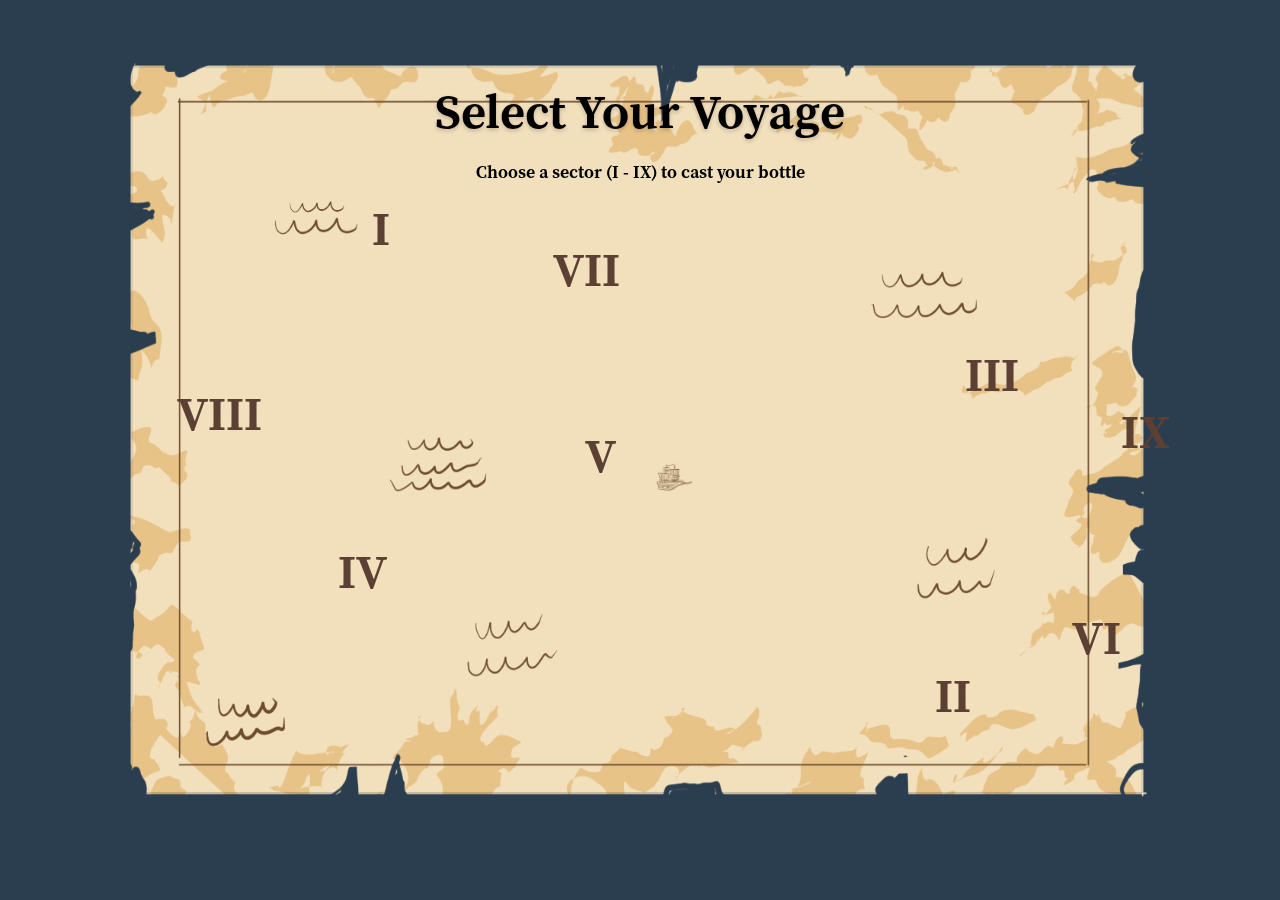
<file: sans/index.html>
<!DOCTYPE html>
<html lang="en">
<head>
    <meta charset="UTF-8">
    <meta name="viewport" content="width=device-width, initial-scale=1.0, maximum-scale=1.0, user-scalable=no">
    <title>Drift Bottle World</title>
    <link rel="stylesheet" href="style.css">
</head>
<body>
    <script>
        if (window.location.search.includes('mode=ocean')) {
            document.documentElement.style.background = '#89f7fe'; // Prevent white flash
        }
    </script>

    <div id="mapLayer">
        <header style="position: absolute; top: 20px; width: 100%; z-index: 10;">
            <h1 style = "margin-top: 5%;">Select Your Voyage</h1>
            <p>Choose a sector (I - IX) to cast your bottle</p>
        </header>

        <div class="map-container">
            <img src="assets/ship.png" id="playerShip" class="ship-icon" alt="Ship">
            </div>
    </div>

    <div id="oceanLayer" style="display: none; opacity: 0;">
        <header>
            <h1 style="margin-top: 0px;">Drift Bottle Ocean</h1>
            <p>Click a bottle to read a message, or cast your own.</p>
            <p id="oceanSubtitle">Floating thoughts from this region...</p>
            <button id="addBtn" class="fab">Add your own drifting bottle</button>
            <button onclick="backToMap()" class="btn-secondary" style="margin-top:10px;">Return to Map</button>
        </header>

        <div class="grid-container" id="bottleGrid"></div>
    </div>

    <script src="script.js"></script>
</body>
</html>
</file>
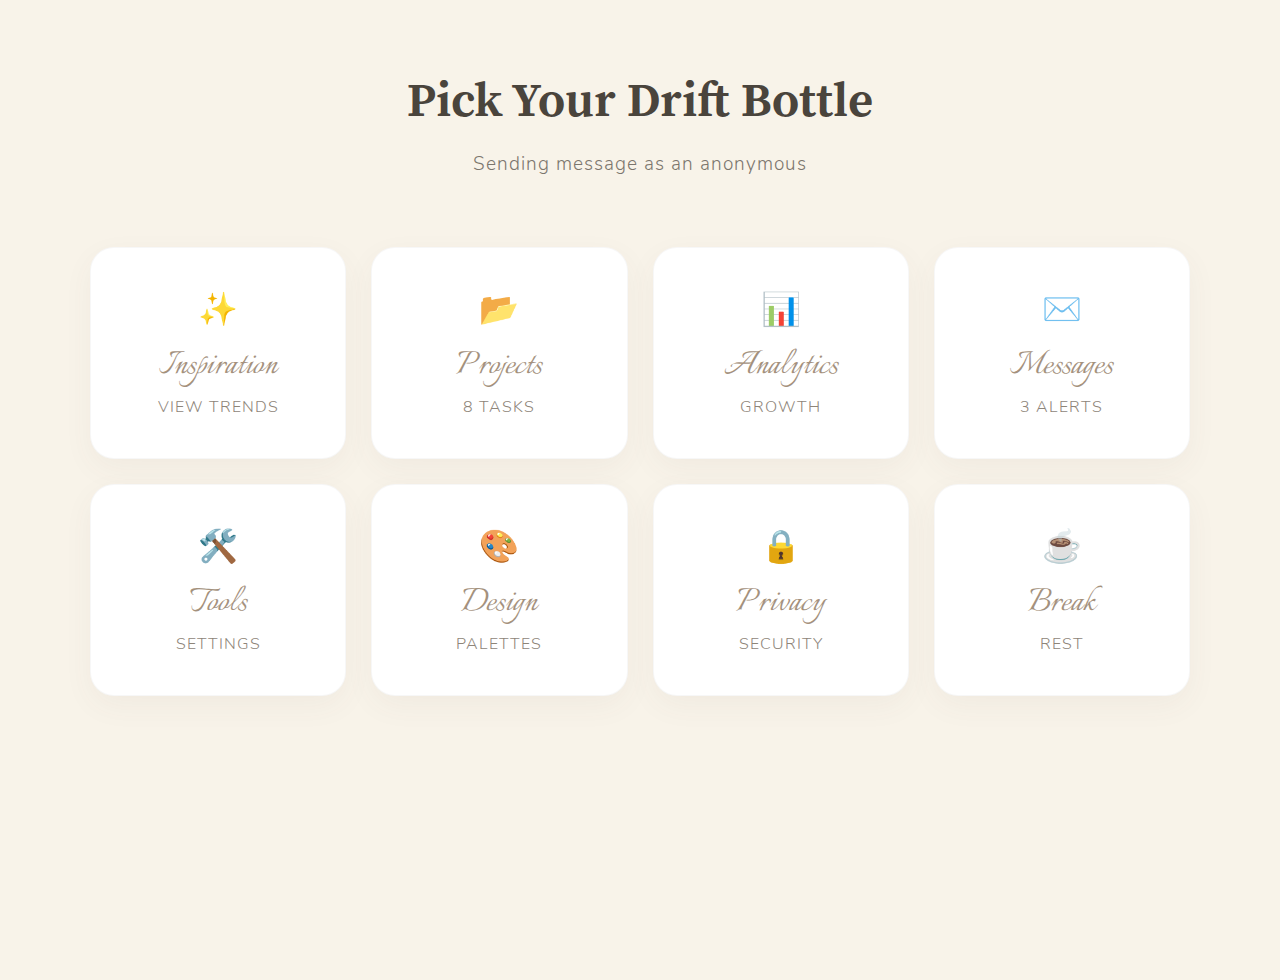
<file: sans/client.html>
<!DOCTYPE html>
<html lang="en">
<head>
    <meta charset="UTF-8">
    <meta name="viewport" content="width=device-width, initial-scale=1.0">
    <title>Custom Font Pastel Dashboard</title>
    <style>
        /* --- 1. FONT REGISTRATION --- */
        @font-face {
            font-family: 'SourceSerif';
            src: url('fonts/source-serif-pro.bold.otf') format('opentype');
            font-weight: bold;
        }

        @font-face {
            font-family: 'Italianno';
            src: url('fonts/Italianno-Regular.ttf') format('truetype');
            font-weight: normal;
        }

        @font-face {
            font-family: 'Nunito';
            src: url('fonts/Nunito-Light.ttf') format('truetype');
            font-weight: 300;
        }

        /* --- 2. LAYOUT & UI --- */
        body {
            background-color: #f8f3e9; /* Your Pastel Cream */
            /* Default body font is Nunito */
            font-family: 'Nunito', sans-serif;
            color: #5d574f;
            margin: 0;
            display: flex;
            flex-direction: column;
            align-items: center;
            min-height: 100vh;
            padding: 40px 20px;
        }

        header {
            text-align: center;
            margin-bottom: 50px;
        }

        header h1 {
            font-family: 'SourceSerif', serif; /* Strong Serif for Header */
            font-size: 3rem;
            margin-bottom: 10px;
            color: #4a443c;
        }

        header p {
            font-size: 1.2rem;
            letter-spacing: 1px;
            opacity: 0.8;
        }

        .grid-container {
            display: grid;
            grid-template-columns: repeat(auto-fit, minmax(220px, 1fr));
            gap: 25px;
            max-width: 1100px;
            width: 100%;
        }

        .card {
            background-color: #ffffff;
            border-radius: 24px;
            padding: 40px 20px;
            text-align: center;
            cursor: pointer;
            border: 1px solid rgba(0, 0, 0, 0.03);
            transition: all 0.4s cubic-bezier(0.175, 0.885, 0.32, 1.275);
            box-shadow: 0 10px 30px rgba(93, 87, 79, 0.05);
        }

        .card:hover {
            transform: translateY(-12px);
            background-color: #fffcf9;
            box-shadow: 0 20px 40px rgba(93, 87, 79, 0.12);
            border-color: #e0d7c6;
        }

        .card:active {
            transform: scale(0.92);
        }

        /* Italianno for a stylish card title */
        .card h3 {
            font-family: 'Italianno', cursive;
            margin: 0 0 5px 0;
            color: #a4917d;
            font-size: 2.5rem; /* Script fonts usually need to be larger */
            font-weight: normal;
        }

        /* Nunito for clear descriptions */
        .card p {
            font-family: 'Nunito', sans-serif;
            margin: 0;
            font-size: 1rem;
            color: #8e8579;
            text-transform: uppercase;
            letter-spacing: 1px;
        }

        .icon {
            font-size: 2rem;
            margin-bottom: 10px;
            display: block;
        }
    </style>
</head>
<body>

    <header>
        <h1>Pick Your Drift Bottle</h1>
        <p>Sending message as an anonymous</p>
    </header>

    <div class="grid-container">
        <div class="card" onclick="void(0)">
            <span class="icon">✨</span>
            <h3>Inspiration</h3>
            <p>View trends</p>
        </div>
        <div class="card" onclick="void(0)">
            <span class="icon">📂</span>
            <h3>Projects</h3>
            <p>8 tasks</p>
        </div>
        <div class="card" onclick="void(0)">
            <span class="icon">📊</span>
            <h3>Analytics</h3>
            <p>Growth</p>
        </div>
        <div class="card" onclick="void(0)">
            <span class="icon">✉️</span>
            <h3>Messages</h3>
            <p>3 alerts</p>
        </div>
        <div class="card" onclick="void(0)">
            <span class="icon">🛠️</span>
            <h3>Tools</h3>
            <p>Settings</p>
        </div>
        <div class="card" onclick="void(0)">
            <span class="icon">🎨</span>
            <h3>Design</h3>
            <p>Palettes</p>
        </div>
        <div class="card" onclick="void(0)">
            <span class="icon">🔒</span>
            <h3>Privacy</h3>
            <p>Security</p>
        </div>
        <div class="card" onclick="void(0)">
            <span class="icon">☕</span>
            <h3>Break</h3>
            <p>Rest</p>
        </div>
    </div>

</body>
</html>
</file>
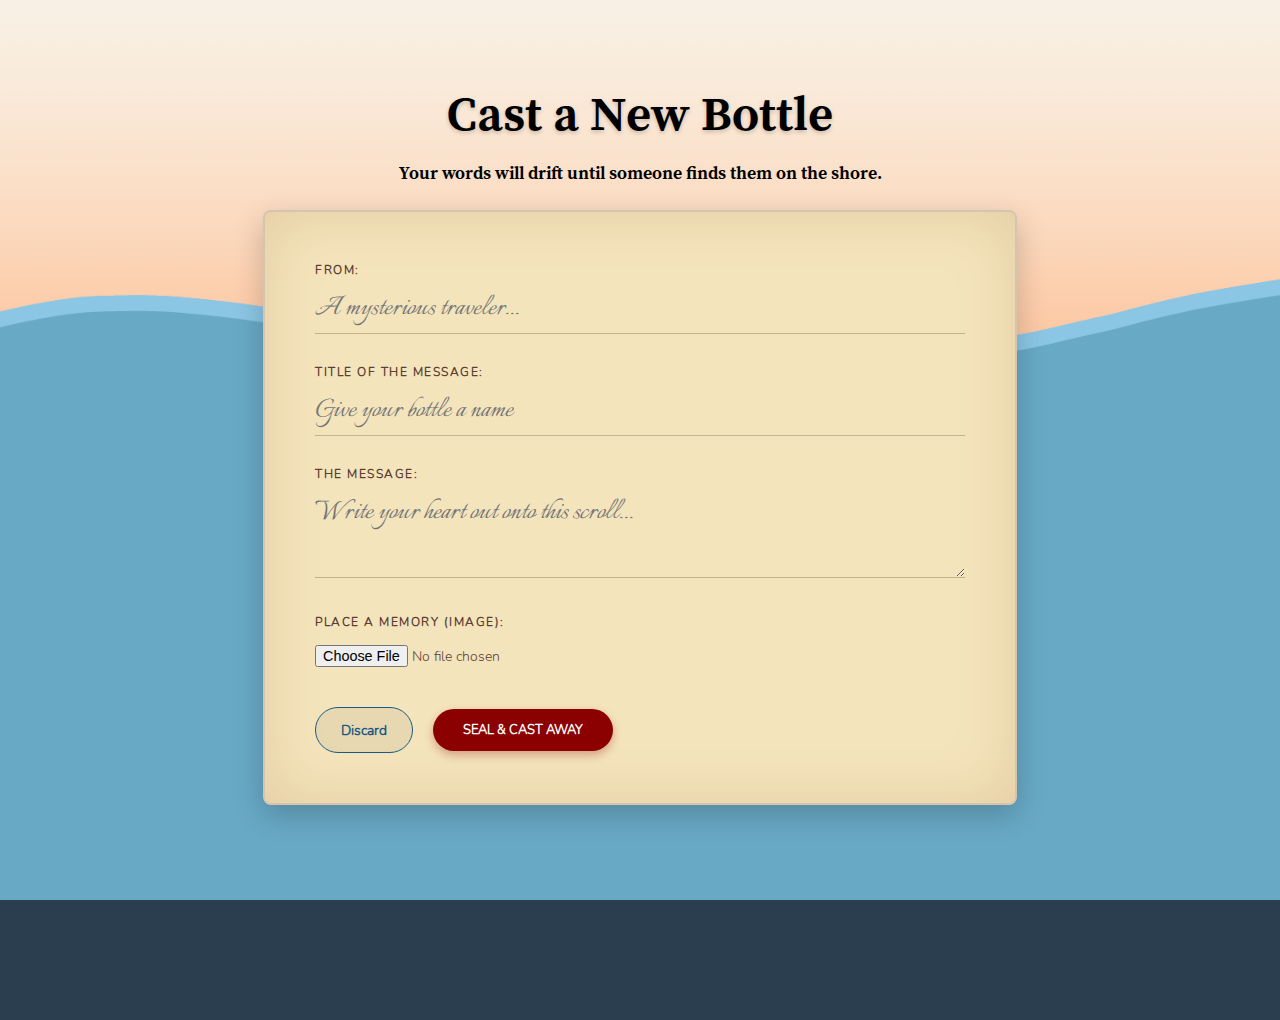
<file: sans/compose.html>
<!DOCTYPE html>
<html lang="en">
<head>
    <meta charset="UTF-8">
    <meta name="viewport" content="width=device-width, initial-scale=1.0">
    <title>Seal Your Message</title>
    <link rel="stylesheet" href="style.css">
</head>
<body class="ocean-bg"> <header>
        <h1 class="antique-title">Cast a New Bottle</h1>
        <p class="antique-subtitle">Your words will drift until someone finds them on the shore.</p>
    </header>

    <div class="parchment-container">
        <form id="messageForm" enctype="multipart/form-data">
            
            <div class="input-group">
                <label class="ink-label">From:</label>
                <input type="text" id="recipient" class="ink-input" placeholder="A mysterious traveler..." required>
            </div>

            <div class="input-group">
                <label class="ink-label">Title of the Message:</label>
                <input type="text" id="title" class="ink-input" placeholder="Give your bottle a name" required>
            </div>

            <div class="input-group">
                <label class="ink-label">The Message:</label>
                <textarea id="msgInput" class="ink-textarea" placeholder="Write your heart out onto this scroll..." required></textarea>
            </div>

            <div class="input-group">
                <label class="ink-label">Place a Memory (Image):</label>
                <input type="file" id="imageInput" class="ink-file" accept="image/*">
            </div>

            <div class="button-group">
                <a href="index.html?mode=ocean" class="btn-secondary">Discard</a>
                <button type="submit" class="btn-primary-ink">Seal & Cast Away</button>
            </div>
        </form>
    </div>

    <script>
        document.getElementById('messageForm').onsubmit = function(e) {
            e.preventDefault();
            
            // Get the zone from localStorage (we saved it in enterOcean)
            const currentZone = localStorage.getItem('currentZone') || '1';

            const formData = new FormData();
            formData.append('recipient', document.getElementById('recipient').value);
            formData.append('title', document.getElementById('title').value);
            formData.append('message', document.getElementById('msgInput').value);
            formData.append('zone', currentZone); // ATTACH THE ZONE
            
            const fileInput = document.getElementById('imageInput');
            if (fileInput.files.length > 0) {
                formData.append('image', fileInput.files[0]);
            }

            fetch('process.php', {
                method: 'POST',
                body: formData
            }).then(() => {
                // Clear the cache for THIS zone so the new bottle appears
                sessionStorage.removeItem(`bottlePositions_zone_${currentZone}`);
                window.location.href = 'index.html?mode=ocean';
            });
        };
    </script>
</body>
</html>
</file>
<file: sans/style.css>
/* --- EXISTING FONTS --- */
@font-face { font-family: 'SourceSerif'; src: url('fonts/source-serif-pro.bold.otf'); font-weight: bold; }
@font-face { font-family: 'Italianno'; src: url('fonts/Italianno-Regular.ttf'); font-weight: normal; }
@font-face { font-family: 'Nunito'; src: url('fonts/Nunito-Light.ttf'); font-weight: 300; }

body {
    background: #2b3e50; /* Dark background behind the map */
    font-family: 'Nunito', sans-serif;
    color: #fff;
    margin: 0;
    min-height: 100vh;
    overflow-x: hidden;
}

/* --- MAP LAYER STYLES --- */
#mapLayer {
    position: fixed;
    top: 0; left: 0; width: 100%; height: 100%;
    display: flex;
    justify-content: center;
    align-items: center;
    background: linear-gradient(to bottom, #89f7fe, #66a6ff); 
    transition: opacity 1s ease;
    background-image: url('assets/map.png');
    background-size: 100% 100%;
    background-repeat: no-repeat;
    z-index: 99;
}

.map-container {
    position: relative;
    width: 100%;       /* Fill the screen width */
    height: 80vh;      /* Use 80% of the viewport height */
    max-width: 1200px; /* Optional: cap the size on big monitors */
    margin: 0 auto;
    overflow: hidden;  /* Prevents spots from creating scrollbars if they glitch */
    background-size: cover;
    background-position: center;
}

/* The Ink Numbers (I, II, III...) */
.map-spot {
    z-index: 999 !important;
    position: absolute;
    font-family: 'SourceSerif', cursive;
    /* This makes font scale between 2rem on phones and 4rem on desktop */
    font-size: clamp(1rem, 8vw, 3rem); 
    color: #5c4033;
    cursor: pointer;
    /* Adjust container size so the hit-box isn't too huge on mobile */
    width: clamp(40px, 10vw, 60px); 
    height: clamp(40px, 10vw, 60px);
    display: flex;
    justify-content: center;
    align-items: center;
    user-select: none;
    outline: none;
    transition: transform 0.3s ease, filter 0.3s ease;
}

/* This triggers the moment the user clicks and stays active 
   until they click something else or the page changes */
.map-spot:focus {
    transform: scale(1.5);
    filter: brightness(1.5) drop-shadow(0 0 10px white);
    z-index: 100;
}

/* Optional: Subtle hover so user knows it's clickable */
.map-spot:hover {
    background: rgba(255, 255, 255, 0.2);
}


/* The Ship */
.ship-icon {
    position: absolute;
    /* On phones, 30% width is often too big; 15vw-20vw is safer */
    width: clamp(60px, 20vw, 120px); 
    height: auto;
    transition: top 2s ease-in-out, left 2s ease-in-out, transform 2s ease-in-out;
    z-index: 10;
    pointer-events: none;
}

/* --- OCEAN LAYER STYLES (Your existing styles adapted) --- */
#oceanLayer {
    /* Path to your asset */
    background-image: url('assets/sea.png');
    background-size: cover; 
    background-repeat: no-repeat; 
    background-position: center center;

    min-height: 100vh;
    width: 100%;
    padding: 20px 0;
    display: flex;
    flex-direction: column;
    align-items: center;
    transition: opacity 1s ease;
}
/* --- RESPONSIVE HEADER TEXT --- */
header h1 {
    font-family: 'SourceSerif', serif;
    /* Scales between 1.8rem on mobile and 3rem on desktop */
    font-size: clamp(1.8rem, 8vw, 3rem); 
    margin-bottom: 5px;
    color: #000000;
    text-shadow: 0 2px 4px rgba(0,0,0,0.2);
    text-align: center;
    pointer-events: none; 
    user-select: none;
    /* Overrides the 5% inline style on mobile to save space */
    margin-top: 20px !important; 
}

header p {
    font-family: 'SourceSerif', serif;
    /* Scales between 0.9rem on mobile and 1.1rem on desktop */
    font-size: clamp(0.9rem, 4vw, 1.1rem);
    margin-bottom: 5px;
    color: #000000;
    text-align: center;
    pointer-events: none; 
    user-select: none;
    padding: 0 15px; /* Prevents text from hitting the screen edges */
}


/* Your Existing Grid & Bottle Styles */
.grid-container {
    position: relative;
    width: 100%;
    /* Change min-height to use the full viewport height */
    min-height: 100vh; 
    margin: 0 auto;
    background: transparent;
    /* Prevents unwanted scrolling if a bottle spawns slightly off-edge */
    overflow: hidden; 
}

.bottle {
    position: absolute;
    width: 25%;
    cursor: pointer;
    animation: float 4s ease-in-out infinite;
    -webkit-tap-highlight-color: transparent;
}

/* Define the bobbing movement */
@keyframes float {
    0% {
        transform: translateY(0px);
    }
    50% {
        transform: translateY(-10px);
    }
    100% {
        transform: translateY(0px);
    }
}

.bottle-img {
    width: 100%;
    display: block;
    margin: 0 auto;
    -webkit-mask-image: linear-gradient(to bottom, black 50%, rgba(0,0,0,0.4) 100%);
    mask-image: linear-gradient(to bottom, black 50%, rgba(0,0,0,0.1) 100%);
    animation: float 3s ease-in-out infinite;
    cursor: pointer;
    transition: transform 0.3s ease;
}

.bottle:nth-child(even) { animation-duration: 5s; animation-delay: 1s; }
.bottle:hover .bottle-img { transform: scale(1.1) rotate(-5deg); }

.fab {
    position: fixed;
    bottom: 50px;
    right: 50px; /* Moved to right for better UX */
    font-family: "Nunito", sans-serif;
    padding: 15px 30px;
    background: rgba(255, 255, 255, 0.2);
    backdrop-filter: blur(5px);
    border: 2px solid rgba(255, 255, 255, 0.5);
    color: white;
    font-size: 18px;
    font-weight: bold;
    cursor: pointer;
    border-radius: 50px;
    box-shadow: 0 10px 20px rgba(0, 0, 0, 0.2);
    transition: all 0.3s ease;
    z-index: 100;
}
.fab:hover { background: rgba(255, 255, 255, 0.4); transform: translateY(-5px); }

/* Secondary Button - Updated for light ocean background */
.btn-secondary {
    background: rgba(0, 0, 0, 0.1); /* Very subtle dark overlay */
    color: #1c5a85; /* Deep ocean blue/dark color */
    border: 1px solid #1c5a85; /* Matching dark border */
    padding: 8px 20px;
    border-radius: 20px;
    cursor: pointer;
    font-weight: bold;
    font-family: 'Nunito', sans-serif;
    transition: all 0.3s ease;
    display: block;    /* Required for margin: auto to work */
    margin-left: auto;
    margin-right: auto;
}

.btn-secondary:hover {
    background: #1c5a85; /* Invert colors on hover */
    color: #ffffff;
    transform: translateY(-2px);
}

#oceanTitle {
    font-family: 'SourceSerif', serif;
    font-size: 3.5rem;
    color: #000000;
    text-shadow: 0 2px 4px rgba(0,0,0,0.1);
    margin-top: 20px;
}

#oceanSubtitle {
    font-family: 'Italianno', cursive;
    font-size: 1.8rem;
    color: #1c5a85;
    margin-top: -10px;
}

/* --- RESPONSIVE --- */
@media (max-width: 720px) {
    .grid-container {
        grid-template-columns: repeat(2, 1fr);
        gap: 10px;
    }

    .bottle-img {
        width: 60px !important;
        height: auto;
    }

    header h1 {
        font-size: 1rem !important; 
        margin-top: 50px !important;
        padding-top: 10px !important;
    }

    header p {
        font-size: 0.7rem !important;
        padding: 0 10px;
    }
}

@media (min-width: 768px) {
    header h1 {
        margin-top: 5% !important; /* Restore your original spacing for larger screens */
    }
}

/* --- COMPOSE PAGE THEME (Polished Spacing) --- */

.ocean-bg {
    background-image: url('assets/sea.png');
    background-size: cover;
    background-attachment: fixed;
    display: flex;
    flex-direction: column;
    align-items: center;
    padding: 60px 20px; /* Increased top padding */
    min-height: 100vh;
}

/* The Paper Scroll Container */
.parchment-container {
    background: #f4e4bc; 
    border: 2px solid #d4c5b0;
    border-radius: 8px;
    box-shadow: 
        0 10px 30px rgba(0,0,0,0.2),
        inset 0 0 60px rgba(139, 69, 19, 0.15);
    padding: 50px; /* Generous padding for the "Scroll" feel */
    width: 90%;
    max-width: 650px;
    margin: 20px auto;
}

/* Spacing out the rows */
.input-group {
    margin-bottom: 30px; /* More breathing room between inputs */
    text-align: left;
}

.ink-label {
    font-family: 'Nunito', sans-serif;
    font-weight: bold;
    color: #5c4033;
    text-transform: uppercase;
    font-size: 0.75rem;
    letter-spacing: 1.5px;
    margin-bottom: 5px;
    display: block;
}

/* Handwritten Style Inputs */
.ink-input, .ink-textarea {
    background: transparent !important;
    border: none !important;
    border-bottom: 1px solid rgba(92, 64, 51, 0.3) !important;
    border-radius: 0 !important;
    font-family: 'Italianno', cursive !important;
    font-size: 2rem !important; /* Larger for better readability */
    color: #2b1e16 !important;
    padding: 5px 0 !important;
    width: 100%;
}

/* Specific fix for the file input alignment */
.ink-file {
    margin-top: 10px;
    font-family: 'Nunito', sans-serif;
    font-size: 0.9rem;
    color: #5c4033;
}

/* --- BUTTON GROUP FIX --- */
/* This makes the Discard and Seal buttons sit nicely side-by-side */
.button-group {
    display: flex;
    align-items: center;
    justify-content: flex-start; /* Align to the left like your preview */
    gap: 20px; 
    margin-top: 40px;
}

/* Discard Button - Resetting from the global .btn-secondary */
.button-group .btn-secondary {
    display: inline-block; /* Allow it to sit next to the other button */
    margin: 0;             /* Remove the auto-margins from your previous code */
    padding: 12px 25px;
    background: rgba(0, 0, 0, 0.05);
    color: #1c5a85;
    border: 1px solid #1c5a85;
    border-radius: 50px; /* Match the pill shape of the Seal button */
    text-decoration: none;
    font-size: 0.9rem;
}

/* Wax Seal Button */
.btn-primary-ink {
    background: #8b0000; 
    color: white;
    border: none;
    padding: 12px 30px;
    border-radius: 50px;
    font-family: 'Nunito', sans-serif;
    font-weight: bold;
    text-transform: uppercase;
    cursor: pointer;
    box-shadow: 0 4px 10px rgba(139, 0, 0, 0.3);
    transition: all 0.3s ease;
}

.btn-primary-ink:hover {
    background: #a30000;
    transform: translateY(-2px);
    box-shadow: 0 6px 15px rgba(139, 0, 0, 0.4);
}
</file>
